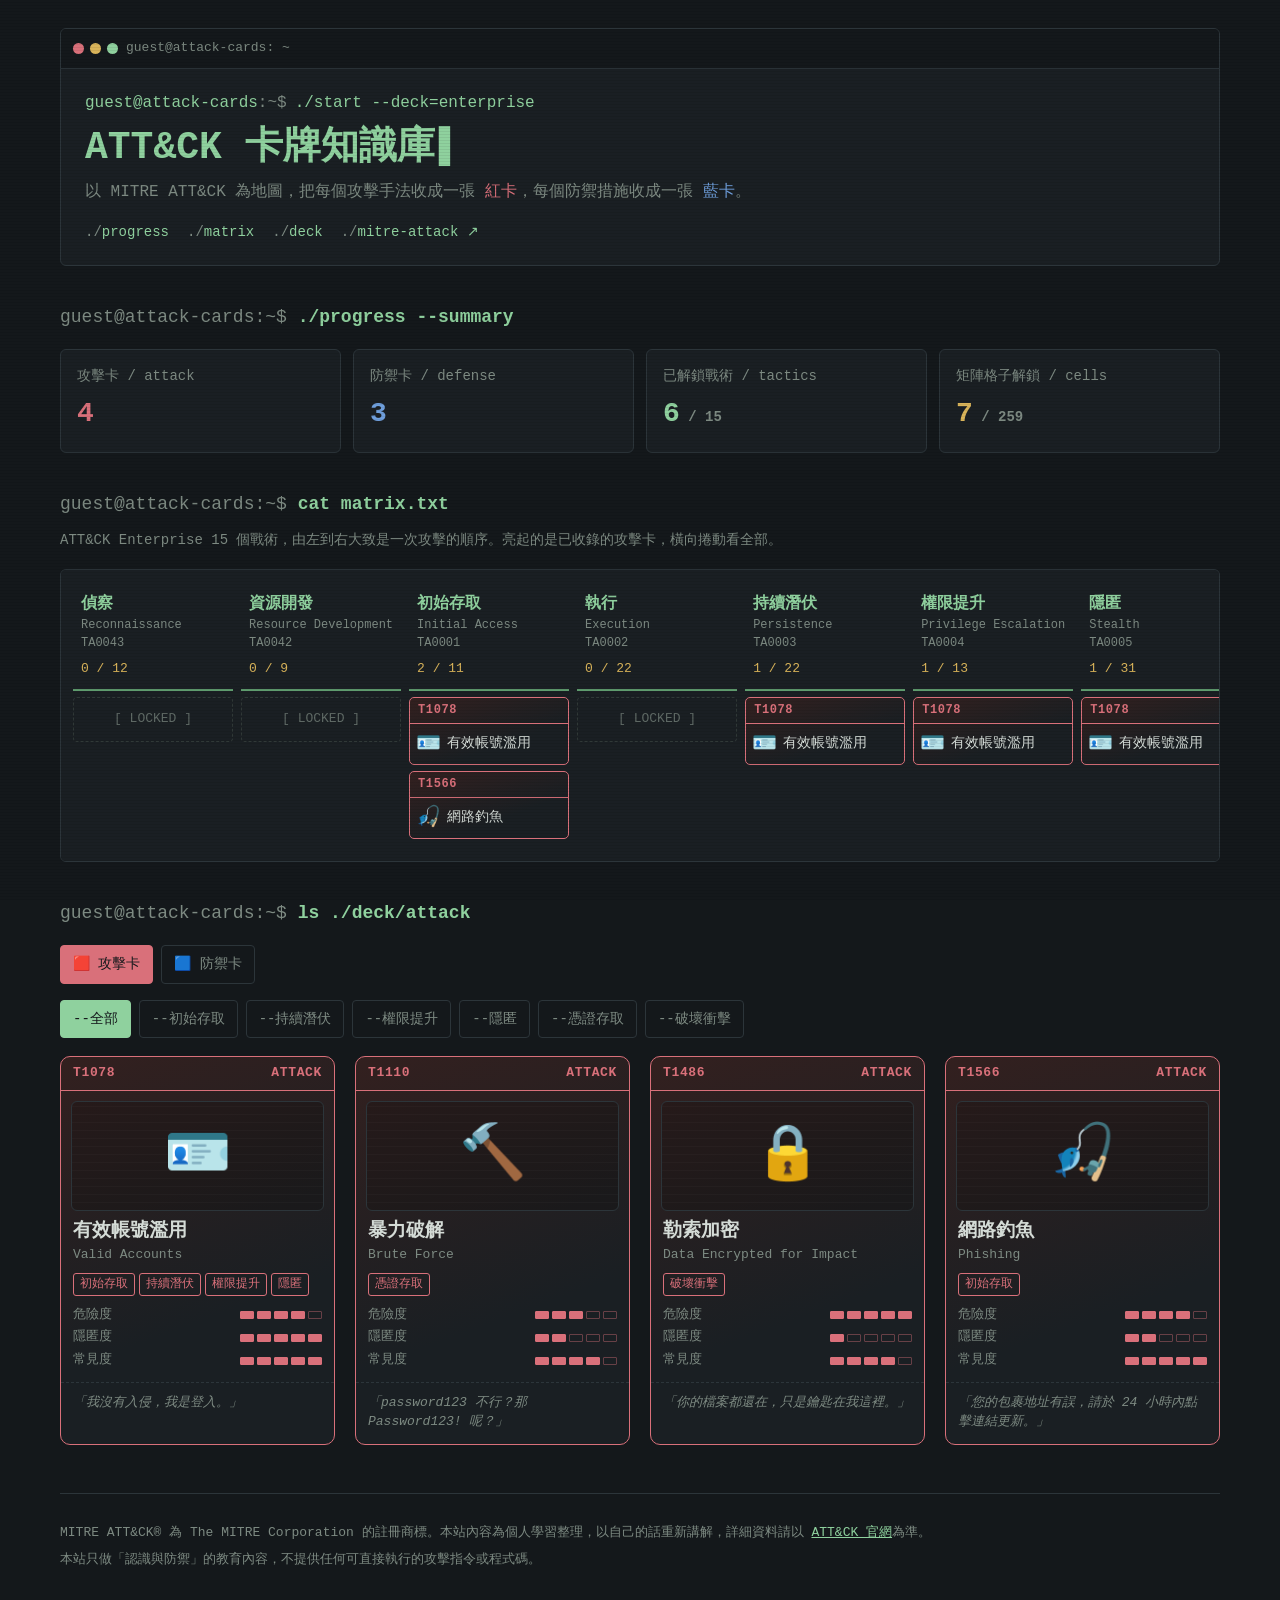
<file: index.html>
<!DOCTYPE html>
<html lang="zh-Hant-TW">
<head>
  <meta charset="UTF-8">
  <meta name="viewport" content="width=device-width, initial-scale=1.0">
  <title>ATT&amp;CK 卡牌知識庫</title>
  <meta name="description" content="以 MITRE ATT&CK 為架構的個人資安知識庫：紅色攻擊卡、藍色防禦卡，一張一張收集資安手法。">
  <link rel="icon" href="data:image/svg+xml,<svg xmlns='http://www.w3.org/2000/svg' viewBox='0 0 100 100'><text y='.9em' font-size='90'>🃏</text></svg>">
  <link rel="stylesheet" href="assets/css/style.css">
</head>
<body>
  <div class="wrap">
    <header class="site-header">
      <div class="term-window">
        <div class="term-window__bar">
          <span class="term-window__dots"><span></span><span></span><span></span></span>
          <span>guest@attack-cards: ~</span>
        </div>
        <div class="term-window__body">
          <div class="prompt">
            <span class="prompt__user">guest@attack-cards</span><span class="prompt__sym">:~$</span>./start --deck=enterprise
          </div>
          <h1 class="site-title">ATT&amp;CK 卡牌知識庫<span class="cursor" aria-hidden="true">▌</span></h1>
          <p class="site-subtitle">以 MITRE ATT&amp;CK 為地圖，把每個攻擊手法收成一張 <span style="color:var(--attack)">紅卡</span>，每個防禦措施收成一張 <span style="color:var(--defense)">藍卡</span>。</p>
          <nav class="site-header__nav" aria-label="主要導覽">
            <a href="#progress">progress</a>
            <a href="#matrix">matrix</a>
            <a href="#deck">deck</a>
            <a href="https://attack.mitre.org/" target="_blank" rel="noopener">mitre-attack ↗</a>
          </nav>
        </div>
      </div>
    </header>

    <main>
      <section class="section" id="progress">
        <h2 class="cmd">./progress --summary</h2>
        <div class="stats-row" id="stats">
          <div class="stat-box"><div class="stat-box__label">loading…</div></div>
        </div>
      </section>

      <section class="section" id="matrix">
        <h2 class="cmd">cat matrix.txt</h2>
        <p class="section__hint">ATT&amp;CK Enterprise 15 個戰術，由左到右大致是一次攻擊的順序。亮起的是已收錄的攻擊卡，橫向捲動看全部。</p>
        <div class="matrix-scroll">
          <div class="matrix" id="matrix-grid"></div>
        </div>
      </section>

      <section class="section" id="deck">
        <h2 class="cmd" id="deck-cmd">ls ./deck/attack</h2>
        <div class="toolbar" role="toolbar" aria-label="牌庫篩選">
          <button class="btn btn--attack" data-type="attack" aria-pressed="true">🟥 攻擊卡</button>
          <button class="btn btn--defense" data-type="defense" aria-pressed="false">🟦 防禦卡</button>
          <span class="toolbar__sep"></span>
          <div class="toolbar" id="filters" style="margin:0"></div>
        </div>
        <div class="deck" id="deck-grid"></div>
      </section>
    </main>

    <footer class="site-footer">
      <p>MITRE ATT&amp;CK® 為 The MITRE Corporation 的註冊商標。本站內容為個人學習整理，以自己的話重新講解，詳細資料請以 <a href="https://attack.mitre.org/" target="_blank" rel="noopener">ATT&amp;CK 官網</a>為準。</p>
      <p>本站只做「認識與防禦」的教育內容，不提供任何可直接執行的攻擊指令或程式碼。</p>
    </footer>
  </div>

  <script src="assets/js/common.js"></script>
  <script src="assets/js/index.js"></script>
</body>
</html>
</file>
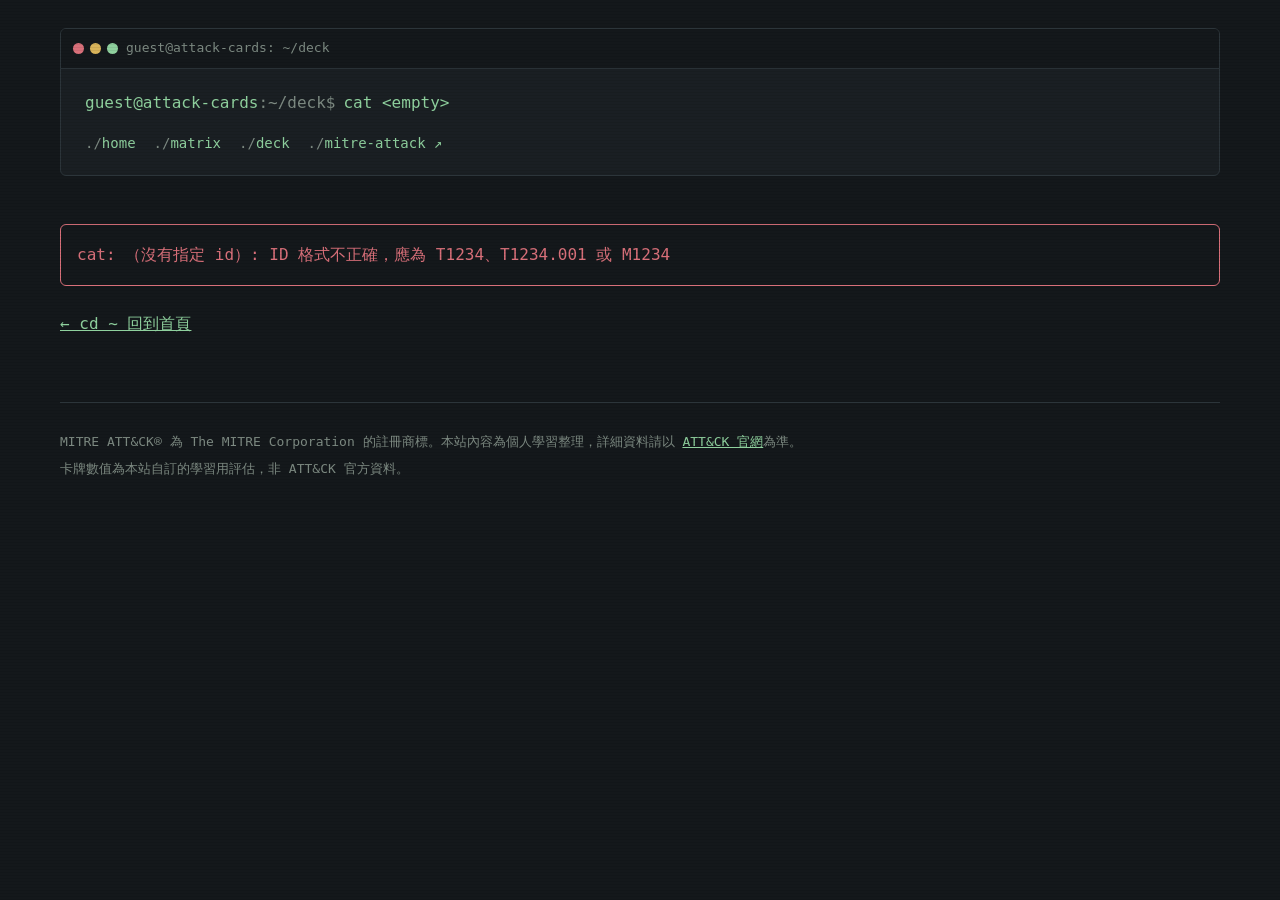
<file: card.html>
<!DOCTYPE html>
<html lang="zh-Hant-TW">
<head>
  <meta charset="UTF-8">
  <meta name="viewport" content="width=device-width, initial-scale=1.0">
  <title>卡牌詳解 | ATT&amp;CK 卡牌知識庫</title>
  <link rel="icon" href="data:image/svg+xml,<svg xmlns='http://www.w3.org/2000/svg' viewBox='0 0 100 100'><text y='.9em' font-size='90'>🃏</text></svg>">
  <link rel="stylesheet" href="assets/css/style.css">
</head>
<body>
  <div class="wrap">
    <header class="site-header">
      <div class="term-window">
        <div class="term-window__bar">
          <span class="term-window__dots"><span></span><span></span><span></span></span>
          <span id="win-path">guest@attack-cards: ~/deck</span>
        </div>
        <div class="term-window__body">
          <div class="prompt">
            <span class="prompt__user">guest@attack-cards</span><span class="prompt__sym">:~/deck$</span><span id="cmd-line">cat …</span>
          </div>
          <nav class="site-header__nav" aria-label="主要導覽">
            <a href="index.html">home</a>
            <a href="index.html#matrix">matrix</a>
            <a href="index.html#deck">deck</a>
            <a id="official-link" href="https://attack.mitre.org/" target="_blank" rel="noopener">mitre-attack ↗</a>
          </nav>
        </div>
      </div>
    </header>

    <main id="detail">
      <p class="empty" style="padding:24px 0">loading…</p>
    </main>

    <footer class="site-footer">
      <p>MITRE ATT&amp;CK® 為 The MITRE Corporation 的註冊商標。本站內容為個人學習整理，詳細資料請以 <a href="https://attack.mitre.org/" target="_blank" rel="noopener">ATT&amp;CK 官網</a>為準。</p>
      <p>卡牌數值為本站自訂的學習用評估，非 ATT&amp;CK 官方資料。</p>
    </footer>
  </div>

  <script src="assets/js/common.js"></script>
  <script src="assets/js/card.js"></script>
</body>
</html>
</file>
<file: assets/css/style.css>
/* ==========================================================
   ATT&CK 卡牌知識庫 — 全站樣式
   規則：顏色一律使用 :root 變數（見 CLAUDE.md 第 5 節）
   ========================================================== */

:root {
  --bg: #14181b;
  --surface: #1a1f23;
  --border: #2c353a;
  --term: #8fd19e;
  --term-dim: #5f9c6e;
  --text: #d4dbd6;
  --muted: #7d8a82;
  --attack: #d9707a;
  --attack-dark: #33201f;
  --defense: #6f9fdc;
  --defense-dark: #1c2838;
  --locked: #3a4440;
  --warn: #d9b45a;

  --font-mono: "JetBrains Mono", "Cascadia Code", "Fira Code", Consolas,
    "Noto Sans Mono CJK TC", "Microsoft JhengHei", monospace;
  --radius: 6px;
  --maxw: 1200px;
}

* { box-sizing: border-box; }

html { scroll-behavior: smooth; }

body {
  margin: 0;
  background: var(--bg);
  color: var(--text);
  font-family: var(--font-mono);
  font-size: 16px;
  line-height: 1.75;
  min-height: 100vh;
}

/* 掃描線效果 */
body::before {
  content: "";
  position: fixed;
  inset: 0;
  pointer-events: none;
  background: repeating-linear-gradient(
    to bottom,
    transparent 0,
    transparent 2px,
    rgba(0, 0, 0, 0.12) 3px
  );
  z-index: 100;
}

a { color: var(--term); }
a:hover { color: var(--text); }

::selection { background: var(--term); color: var(--bg); }

.wrap {
  max-width: var(--maxw);
  margin: 0 auto;
  padding: 0 20px;
}

/* ---------- 終端機視窗 ---------- */

.term-window {
  border: 1px solid var(--border);
  border-radius: var(--radius);
  background: var(--surface);
  overflow: hidden;
}

.term-window__bar {
  display: flex;
  align-items: center;
  gap: 8px;
  padding: 8px 12px;
  border-bottom: 1px solid var(--border);
  background: var(--bg);
  color: var(--muted);
  font-size: 13px;
}

.term-window__dots { display: flex; gap: 6px; }
.term-window__dots span {
  width: 11px;
  height: 11px;
  border-radius: 50%;
  background: var(--locked);
}
.term-window__dots span:nth-child(1) { background: var(--attack); }
.term-window__dots span:nth-child(2) { background: var(--warn); }
.term-window__dots span:nth-child(3) { background: var(--term); }

.term-window__body { padding: 20px 24px; }

/* ---------- 頁首 ---------- */

.site-header { padding: 28px 0 8px; }

.site-header__nav {
  display: flex;
  flex-wrap: wrap;
  gap: 4px 18px;
  margin-top: 14px;
  font-size: 14px;
}
.site-header__nav a { text-decoration: none; }
.site-header__nav a::before { content: "./"; color: var(--muted); }

.prompt { color: var(--term); }
.prompt__user { color: var(--term); }
.prompt__path { color: var(--defense); }
.prompt__sym { color: var(--muted); margin-right: 0.5em; }

.site-title {
  margin: 6px 0 0;
  font-size: clamp(24px, 4vw, 38px);
  line-height: 1.3;
  color: var(--term);
}

.cursor {
  display: inline-block;
  margin-left: 4px;
  color: var(--term);
  animation: blink 1s steps(1) infinite;
}
@keyframes blink { 50% { opacity: 0; } }

.site-subtitle { margin: 6px 0 0; color: var(--muted); }

/* ---------- 區塊 ---------- */

.section { padding: 28px 0 8px; }

h2.cmd {
  margin: 0 0 16px;
  font-size: 18px;
  font-weight: 600;
  color: var(--term);
}
h2.cmd::before { content: "guest@attack-cards:~$ "; color: var(--muted); font-weight: 400; }
.section__hint { margin: -8px 0 16px; color: var(--muted); font-size: 14px; }

/* ---------- 收集進度 ---------- */

.stats-row {
  display: grid;
  grid-template-columns: repeat(auto-fit, minmax(150px, 1fr));
  gap: 12px;
}
.stat-box {
  border: 1px solid var(--border);
  border-radius: var(--radius);
  padding: 14px 16px;
  background: var(--surface);
}
.stat-box__label { color: var(--muted); font-size: 14px; }
.stat-box__value { font-size: 28px; font-weight: 700; }
.stat-box--attack .stat-box__value { color: var(--attack); }
.stat-box--defense .stat-box__value { color: var(--defense); }
.stat-box--term .stat-box__value { color: var(--term); }

/* ---------- 戰術矩陣 ---------- */

.matrix-scroll {
  overflow-x: auto;
  padding-bottom: 10px;
  border: 1px solid var(--border);
  border-radius: var(--radius);
  background: var(--surface);
}
.matrix {
  display: grid;
  grid-template-columns: repeat(15, minmax(140px, 1fr));
  gap: 8px;
  padding: 12px;
  min-width: max-content;
}
.matrix__col { display: flex; flex-direction: column; gap: 6px; }
.matrix__head {
  padding: 8px;
  border-bottom: 2px solid var(--term-dim);
  min-height: 100px;
}
.matrix__head-zh { display: block; font-weight: 700; color: var(--term); }
.matrix__head-en { display: block; font-size: 12px; color: var(--muted); line-height: 1.3; }
.matrix__head-id { display: block; font-size: 12px; color: var(--muted); }
.matrix__progress { display: block; margin-top: 4px; font-size: 13px; color: var(--warn); }

.locked {
  display: block;
  padding: 10px 6px;
  border: 1px dashed var(--locked);
  border-radius: 4px;
  color: var(--muted);
  font-size: 13px;
  text-align: center;
  opacity: 0.7;
}

/* ---------- 牌庫控制 ---------- */

.toolbar {
  display: flex;
  flex-wrap: wrap;
  gap: 8px;
  margin-bottom: 18px;
}
.btn {
  font: inherit;
  font-size: 14px;
  padding: 6px 12px;
  border: 1px solid var(--border);
  border-radius: 4px;
  background: transparent;
  color: var(--muted);
  cursor: pointer;
}
.btn:hover { color: var(--term); border-color: var(--term-dim); }
.btn[aria-pressed="true"] {
  color: var(--bg);
  background: var(--term);
  border-color: var(--term);
}
.btn--attack[aria-pressed="true"] { background: var(--attack); border-color: var(--attack); color: var(--bg); }
.btn--defense[aria-pressed="true"] { background: var(--defense); border-color: var(--defense); color: var(--bg); }
.toolbar__sep { width: 100%; height: 0; }

.deck {
  display: grid;
  grid-template-columns: repeat(auto-fill, minmax(250px, 1fr));
  gap: 20px;
}
.empty { color: var(--muted); }

/* ---------- 卡牌 ---------- */

.card {
  --c: var(--term);
  --c-dark: var(--surface);
  position: relative;
  display: flex;
  flex-direction: column;
  border: 1px solid var(--c);
  border-radius: 10px;
  background:
    linear-gradient(160deg, var(--c-dark) 0%, var(--surface) 65%);
  color: var(--text);
  text-decoration: none;
  overflow: hidden;
  transition: transform 0.18s ease, box-shadow 0.18s ease;
}
.card--attack { --c: var(--attack); --c-dark: var(--attack-dark); }
.card--defense { --c: var(--defense); --c-dark: var(--defense-dark); }

a.card:hover,
a.card:focus-visible {
  transform: translateY(-4px);
  box-shadow: 0 0 0 1px var(--c), 0 6px 18px rgba(0, 0, 0, 0.35);
  color: var(--text);
  outline: none;
}

.card__bar {
  display: flex;
  justify-content: space-between;
  align-items: center;
  padding: 5px 12px;
  border-bottom: 1px solid var(--c);
  color: var(--c);
  font-size: 13px;
  font-weight: 700;
  letter-spacing: 0.05em;
}

.card__art {
  display: grid;
  place-items: center;
  height: 110px;
  margin: 10px 10px 0;
  border: 1px solid var(--border);
  border-radius: 6px;
  background:
    repeating-linear-gradient(0deg, transparent 0 7px, rgba(255,255,255,0.025) 7px 8px),
    rgba(0, 0, 0, 0.2);
  font-size: 54px;
}

.card__name { padding: 8px 12px 0; }
.card__name strong { display: block; font-size: 19px; line-height: 1.3; }
.card__name small { display: block; color: var(--muted); font-size: 13px; }

.card__attr {
  display: flex;
  flex-wrap: wrap;
  gap: 4px;
  padding: 6px 12px 0;
}
.tag {
  font-size: 12px;
  padding: 0 6px;
  border: 1px solid var(--c, var(--term-dim));
  border-radius: 3px;
  color: var(--c, var(--term));
  white-space: nowrap;
}

.card__stats { margin: 8px 12px 0; padding: 0; font-size: 13px; }
.card__stats div { display: flex; justify-content: space-between; gap: 8px; }
.card__stats dt { color: var(--muted); }
.card__stats div { align-items: center; }
.card__stats dd { margin: 0; display: flex; gap: 3px; }
.pip {
  width: 14px;
  height: 8px;
  border: 1px solid var(--c);
  border-radius: 1px;
  opacity: 0.4;
}
.pip.on { background: var(--c); opacity: 1; }

.card__flavor {
  margin: auto 0 0;
  padding: 10px 12px 12px;
  border-top: 1px dashed var(--border);
  margin-top: 10px;
  color: var(--muted);
  font-size: 13px;
  font-style: italic;
  line-height: 1.5;
}

/* 小卡（矩陣、剋制關係） */
.card--mini { border-radius: 5px; }
.card--mini .card__bar { padding: 2px 8px; font-size: 12px; }
.card--mini .card__mini-body {
  display: flex;
  align-items: center;
  gap: 6px;
  padding: 6px;
  font-size: 14px;
  line-height: 1.4;
}
.card--mini .card__mini-icon { font-size: 20px; }

/* 大卡（詳解頁） */
.card--full { max-width: 340px; width: 100%; }
.card--full .card__art { height: 160px; font-size: 80px; }
.card--full .card__name strong { font-size: 23px; }
.card--full .card__stats { font-size: 14px; }
.card--full .card__flavor { font-size: 14px; }

/* 未收錄的剋制卡 */
.ghost {
  display: block;
  padding: 6px 8px;
  border: 1px dashed var(--locked);
  border-radius: 5px;
  color: var(--muted);
  font-size: 13px;
  text-decoration: none;
}
.ghost:hover { color: var(--text); border-color: var(--muted); }
.ghost b { display: block; color: var(--muted); }

/* ---------- 詳解頁 ---------- */

.detail {
  display: grid;
  grid-template-columns: 340px 1fr;
  gap: 32px;
  align-items: start;
  padding: 24px 0;
}
.detail__aside { position: sticky; top: 20px; }
.detail__meta { margin-top: 12px; font-size: 13px; color: var(--muted); }

.detail__main .block { margin-bottom: 28px; }
.detail__main h2.cmd { font-size: 16px; }
.detail__main p { margin: 0; }

.out { margin: 0; padding-left: 0; list-style: none; }
.out li { position: relative; padding-left: 1.6em; margin-bottom: 6px; }
.out li::before { content: ">"; position: absolute; left: 0; color: var(--term-dim); }
ol.out { counter-reset: step; }
ol.out li::before { counter-increment: step; content: counter(step) "."; }

.case {
  border-left: 2px solid var(--c, var(--term-dim));
  padding: 4px 0 4px 14px;
  margin-bottom: 14px;
}
.case h3 { margin: 0 0 4px; font-size: 16px; }
.case p { color: var(--text); }

.counter-grid {
  display: grid;
  grid-template-columns: repeat(auto-fill, minmax(190px, 1fr));
  gap: 10px;
}

.back { display: inline-block; margin-top: 8px; }

.notice {
  padding: 16px;
  border: 1px solid var(--attack);
  border-radius: var(--radius);
  color: var(--attack);
}

/* ---------- 頁尾 ---------- */

.site-footer {
  margin-top: 40px;
  padding: 24px 0 40px;
  border-top: 1px solid var(--border);
  color: var(--muted);
  font-size: 13px;
}
.site-footer p { margin: 4px 0; }

/* ---------- 響應式 ---------- */

@media (max-width: 820px) {
  .detail { grid-template-columns: 1fr; }
  .detail__aside { position: static; display: flex; flex-direction: column; align-items: center; }
  .term-window__body { padding: 16px; }
}

@media (prefers-reduced-motion: reduce) {
  * { animation: none !important; transition: none !important; }
  html { scroll-behavior: auto; }
}
</file>
